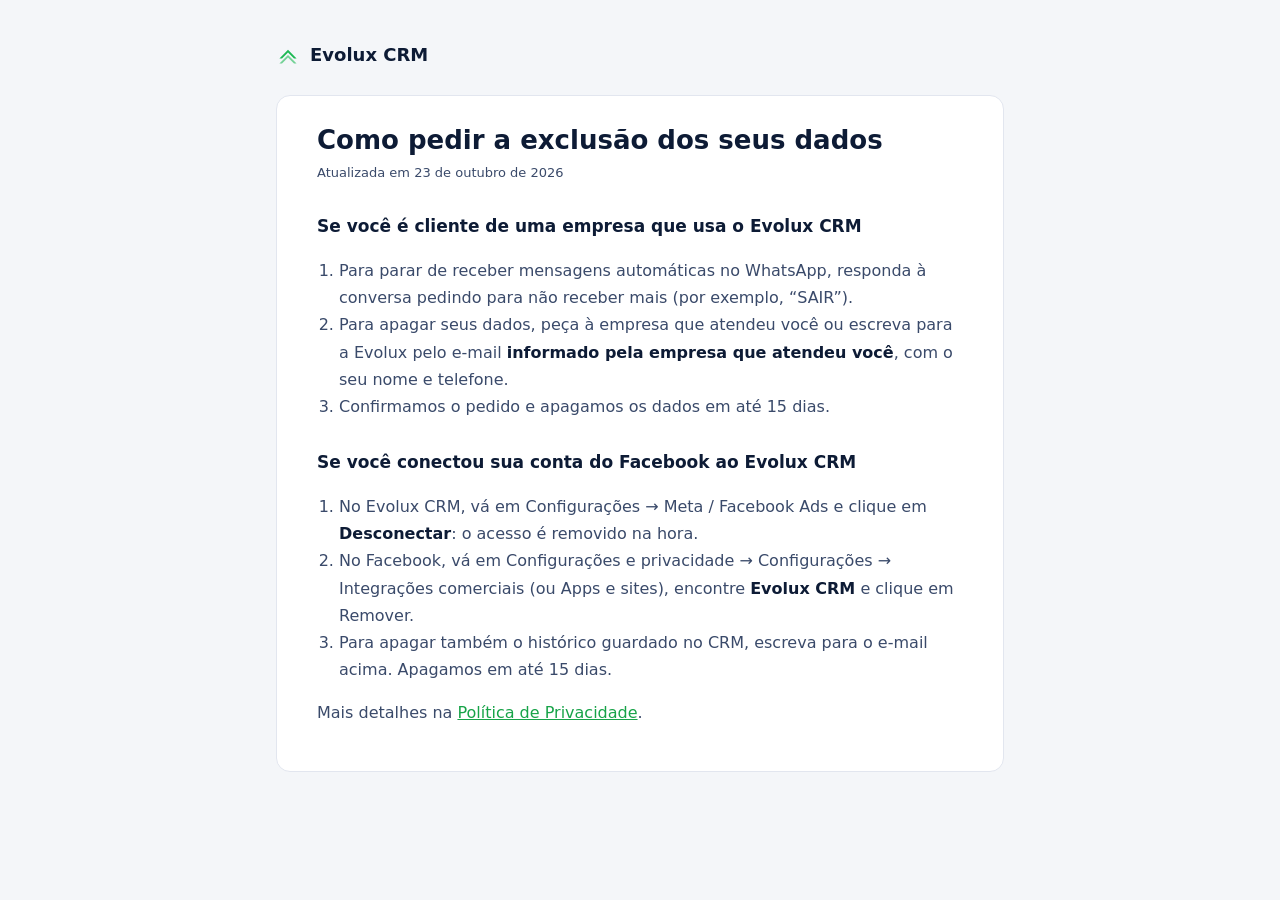
<file: exclusao-de-dados.html>
<!DOCTYPE html>
<html lang="pt-BR">
<head>
<meta charset="UTF-8">
<meta name="viewport" content="width=device-width, initial-scale=1.0">
<title>Exclusão de Dados — Evolux CRM</title>
<link rel="icon" type="image/png" href="favicon.png">
<style>
:root{--bg:#f4f6f9;--card:#ffffff;--tx:#0d1b35;--tm:#3a4a6a;--linha:#e2e6ef;--g:#17a348;color-scheme:light}
@media (prefers-color-scheme:dark){:root{--bg:#0a0f1a;--card:#111824;--tx:#e8f0ff;--tm:#9aa8c4;--linha:#1c2540;--g:#1db954;color-scheme:dark}}
*{box-sizing:border-box}
body{margin:0;background:var(--bg);color:var(--tx);font:16px/1.7 system-ui,-apple-system,"Segoe UI",Roboto,sans-serif}
main{max-width:760px;margin:0 auto;padding-block:40px 64px;padding-inline:16px}
.cab{display:flex;align-items:center;gap:10px;margin-bottom:24px;font-weight:800;font-size:18px}
article{background:var(--card);border:1px solid var(--linha);border-radius:14px;padding:28px clamp(18px,4vw,40px)}
h1{font-size:26px;line-height:1.25;margin:0 0 6px;text-wrap:balance}
h2{font-size:17px;margin:28px 0 6px}
p,li{color:var(--tm);max-width:68ch}
ol{padding-left:22px}
.data{font-size:13px;color:var(--tm);margin:0 0 18px}
a{color:var(--g)}
strong{color:var(--tx)}
</style>
</head>
<body>
<main>
  <div class="cab"><svg viewBox="0 0 56 56" width="24" height="24" aria-hidden="true"><polygon points="8,36 28,16 48,36 42,36 28,22 14,36" fill="#1db954"/><polygon points="8,48 28,28 48,48 42,48 28,34 14,48" fill="#1db954" opacity="0.6"/></svg>Evolux CRM</div>
  <article>
    <h1>Como pedir a exclusão dos seus dados</h1>
    <p class="data">Atualizada em 23 de outubro de 2026</p>

    <h2>Se você é cliente de uma empresa que usa o Evolux CRM</h2>
    <ol>
      <li>Para parar de receber mensagens automáticas no WhatsApp, responda à conversa pedindo para não receber mais (por exemplo, “SAIR”).</li>
      <li>Para apagar seus dados, peça à empresa que atendeu você ou escreva para a Evolux pelo e-mail <strong class="contato">informado pela empresa que atendeu você</strong>, com o seu nome e telefone.</li>
      <li>Confirmamos o pedido e apagamos os dados em até 15 dias.</li>
    </ol>

    <h2>Se você conectou sua conta do Facebook ao Evolux CRM</h2>
    <ol>
      <li>No Evolux CRM, vá em Configurações → Meta / Facebook Ads e clique em <strong>Desconectar</strong>: o acesso é removido na hora.</li>
      <li>No Facebook, vá em Configurações e privacidade → Configurações → Integrações comerciais (ou Apps e sites), encontre <strong>Evolux CRM</strong> e clique em Remover.</li>
      <li>Para apagar também o histórico guardado no CRM, escreva para o e-mail acima. Apagamos em até 15 dias.</li>
    </ol>

    <p>Mais detalhes na <a href="privacidade.html">Política de Privacidade</a>.</p>
  </article>
</main>
<script>
  // Mesmo e-mail da página de privacidade
  const EMAIL_CONTATO = '';
  if (EMAIL_CONTATO) document.querySelectorAll('.contato').forEach((c) => { c.textContent = EMAIL_CONTATO; });
</script>
</body>
</html>
</file>
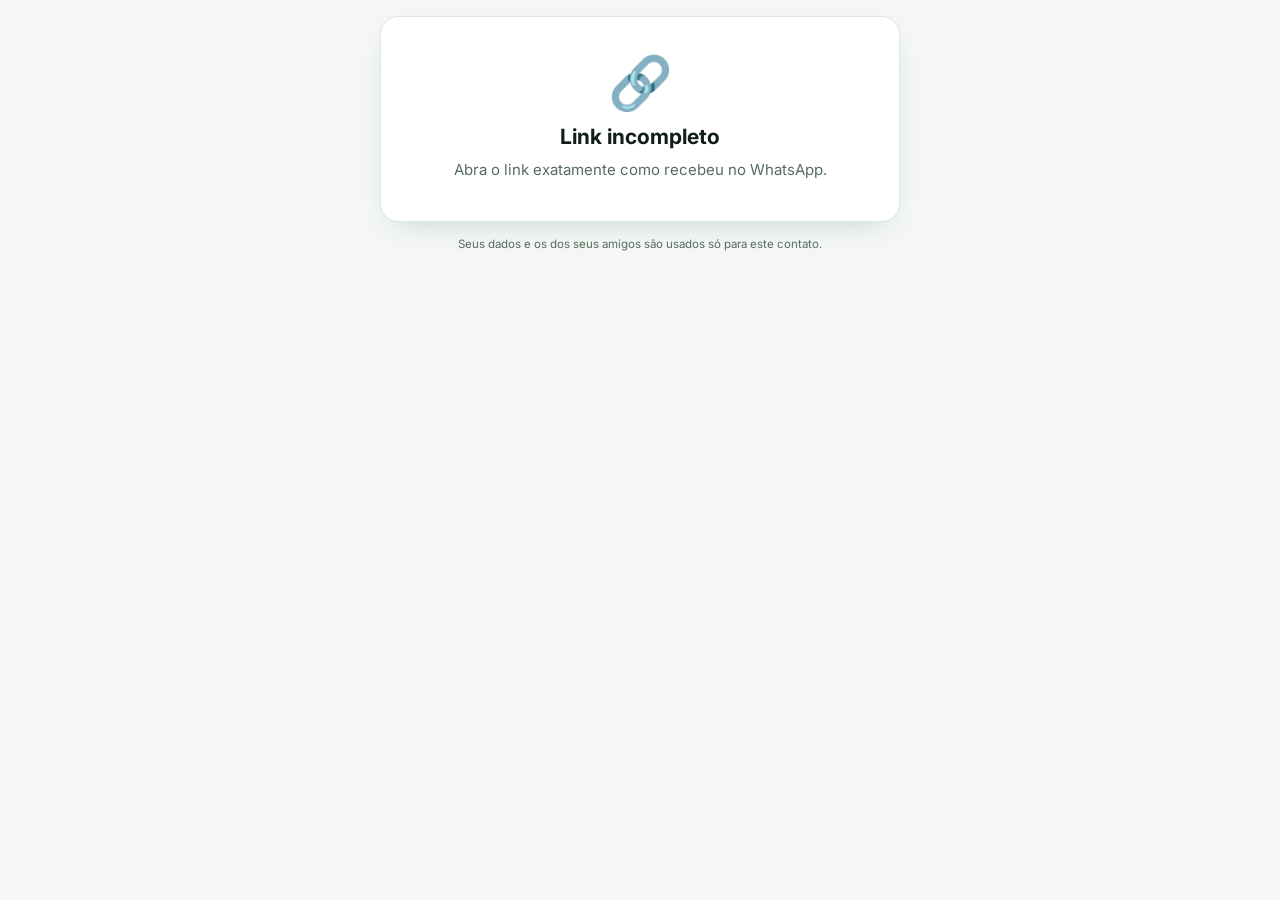
<file: indicar.html>
<!DOCTYPE html>
<html lang="pt-BR">
<head>
<meta charset="UTF-8">
<meta name="viewport" content="width=device-width, initial-scale=1.0, viewport-fit=cover">
<meta name="robots" content="noindex, nofollow">
<meta name="referrer" content="no-referrer">
<title>Indique seus amigos</title>
<meta property="og:title" content="Indique seus amigos e ganhe prêmios">
<meta property="og:description" content="PIX de R$ 100 a R$ 1.000, parcela paga, almoço VIP e muito mais.">
<link rel="icon" type="image/png" href="favicon.png">
<link rel="preconnect" href="https://fonts.googleapis.com">
<link rel="stylesheet" href="https://fonts.googleapis.com/css2?family=Inter:wght@400;500;600;700;800&display=swap">
<style>
:root{
  --g:#16a34a; --ge:#15803d; --gs:#f0fdf4; --gb:#dcfce7;
  --bg:#f4f7f5; --card:#ffffff; --bd:hsl(145 14% 88%);
  --tx:hsl(145 30% 9%); --tm:hsl(145 11% 38%); --in:#f8fbf9;
  --err:#dc2626; --err-bg:#fef2f2;
  --hero:linear-gradient(120deg,#0c4a26 0%,#128a40 55%,#22c55e 100%);
  color-scheme:light;
}
@media (prefers-color-scheme:dark){:root{
  --g:#22c55e; --ge:#4ade80; --gs:hsl(145 30% 11%); --gb:hsl(145 35% 16%);
  --bg:hsl(145 14% 5%); --card:hsl(145 14% 8%); --bd:hsl(145 11% 16%);
  --tx:hsl(145 10% 94%); --tm:hsl(145 8% 66%); --in:hsl(145 14% 10%);
  --err:#f87171; --err-bg:hsl(0 40% 12%);
  color-scheme:dark;
}}
*{box-sizing:border-box}
html,body{margin:0}
body{background:var(--bg);color:var(--tx);font:15px/1.5 Inter,system-ui,-apple-system,"Segoe UI",Roboto,sans-serif;-webkit-font-smoothing:antialiased;
  padding:max(16px,env(safe-area-inset-top)) max(16px,env(safe-area-inset-right)) max(24px,env(safe-area-inset-bottom)) max(16px,env(safe-area-inset-left))}
.wrap{max-width:520px;margin:0 auto}
.card{background:var(--card);border:1px solid var(--bd);border-radius:18px;overflow:hidden;box-shadow:0 10px 30px -18px rgba(12,74,38,.35)}
.hero{background:var(--hero);color:#fff;padding:26px 22px 22px;text-align:center}
.logo{height:46px;max-width:180px;object-fit:contain;background:#fff;border-radius:10px;padding:6px 10px;margin-bottom:12px}
.emp{font-size:12px;font-weight:700;letter-spacing:.08em;text-transform:uppercase;opacity:.85}
h1{font-size:24px;line-height:1.2;margin:6px 0 6px;font-weight:800;text-wrap:balance}
.hero p{margin:0;font-size:14.5px;opacity:.95}
.body{padding:20px 18px 22px;display:flex;flex-direction:column;gap:18px}
.lbl{font-size:11.5px;font-weight:700;letter-spacing:.06em;text-transform:uppercase;color:var(--tm)}
.pix{display:flex;align-items:center;gap:12px;background:var(--gs);border:1px solid var(--gb);border-radius:14px;padding:14px}
.pix-ic{font-size:28px;line-height:1}
.pix-t{font-size:13px;color:var(--tm)}
.pix-v{font-size:20px;font-weight:800;color:var(--g);line-height:1.15}
.premios{display:grid;grid-template-columns:repeat(3,minmax(0,1fr));gap:8px}
.pr{background:var(--in);border:1px solid var(--bd);border-radius:12px;padding:10px 6px;text-align:center}
.pr .e{font-size:20px;line-height:1}
.pr .n{font-size:11.5px;font-weight:700;margin-top:5px;line-height:1.25}
.amigos{display:flex;flex-direction:column;gap:10px}
.am{border:1px solid var(--bd);border-radius:14px;padding:12px;display:grid;grid-template-columns:1fr 1fr;gap:8px;position:relative}
.am .num{position:absolute;top:-9px;left:12px;background:var(--g);color:#fff;font-size:11px;font-weight:700;border-radius:999px;padding:1px 8px}
.am input,.am select{width:100%;min-width:0;font:inherit;font-size:15px;color:var(--tx);background:var(--in);border:1px solid var(--bd);border-radius:10px;padding:11px 12px}
.am input:focus,.am select:focus{outline:none;border-color:var(--g);box-shadow:0 0 0 3px color-mix(in srgb,var(--g) 18%,transparent)}
.am .full{grid-column:1/-1}
.am.erro input.bad{border-color:var(--err);background:var(--err-bg)}
.btn{appearance:none;border:0;width:100%;background:var(--g);color:#fff;font:inherit;font-size:16px;font-weight:700;border-radius:14px;padding:15px;cursor:pointer;display:flex;align-items:center;justify-content:center;gap:8px}
.btn:disabled{opacity:.6;cursor:default}
.msg{font-size:13.5px;color:var(--err);background:var(--err-bg);border-radius:10px;padding:10px 12px}
.nota{font-size:12px;color:var(--tm);text-align:center;margin:0}
.estado{padding:40px 22px;text-align:center}
.estado .big{font-size:52px;line-height:1}
.estado h2{font-size:21px;margin:12px 0 6px;text-wrap:balance}
.estado p{color:var(--tm);margin:0}
.rod{font-size:11.5px;color:var(--tm);text-align:center;margin-top:14px}
.load{display:inline-block;width:18px;height:18px;border:2.5px solid currentColor;border-right-color:transparent;border-radius:50%;animation:g .8s linear infinite}
@keyframes g{to{transform:rotate(360deg)}}
@media (max-width:440px){.am{grid-template-columns:1fr}}
@media (max-width:340px){.premios{grid-template-columns:repeat(2,minmax(0,1fr))}}
</style>
</head>
<body>
<div class="wrap">
  <div class="card" id="app">
    <div class="estado"><span class="load" style="color:var(--g)"></span></div>
  </div>
  <div class="rod">Seus dados e os dos seus amigos são usados só para este contato.</div>
</div>

<script>
(function(){
  // Chave pública do Supabase (feita para ficar no navegador; o acesso é limitado pelas regras do banco)
  var SB_URL='https://uekeeutycmqsswrhspwv.supabase.co';
  var SB_KEY='sb_publishable_nJ-BnFkD8sG8mv4f7Uc-Uw_v87ZOIl9';
  var INTERESSES=['Carro','Imóvel','Moto','Caminhão','Investir','Reforma','Negócio','Outro'];
  var PREMIOS=[['📋','Próxima parcela paga'],['🍽️','Almoço VIP'],['🎁','Sorteio mensal'],['⭐','Bônus duplo'],['💳','Crédito na próxima carta'],['🎉','Experiência VIP']];
  var app=document.getElementById('app');
  var token=(new URLSearchParams(location.search).get('c')||'').toLowerCase().replace(/[^a-z0-9]/g,'');
  var info=null;

  function esc(s){return String(s==null?'':s).replace(/[&<>"']/g,function(c){return {'&':'&amp;','<':'&lt;','>':'&gt;','"':'&quot;',"'":'&#39;'}[c];});}
  function rpc(nome,params){
    return fetch(SB_URL+'/rest/v1/rpc/'+nome,{method:'POST',headers:{'apikey':SB_KEY,'Content-Type':'application/json'},body:JSON.stringify(params)})
      .then(function(r){if(!r.ok) throw new Error('http '+r.status); return r.json();});
  }
  function estado(emoji,tit,txt){app.innerHTML='<div class="estado"><div class="big">'+emoji+'</div><h2>'+esc(tit)+'</h2><p>'+esc(txt)+'</p></div>';}
  function maskTel(el){
    var d=el.value.replace(/\D/g,'').slice(0,11);
    el.value=d.length>6?'('+d.slice(0,2)+') '+d.slice(2,d.length-4)+'-'+d.slice(-4):d.length>2?'('+d.slice(0,2)+') '+d.slice(2):d;
  }

  function render(){
    var n=Math.max(0,Math.min(5,info.restantes||0));
    var opts='<option value="">O que ele quer?</option>'+INTERESSES.map(function(i){return '<option>'+i+'</option>';}).join('');
    var linhas='';
    for(var i=0;i<n;i++){
      linhas+='<div class="am" data-i="'+i+'"><span class="num">Amigo '+(i+1)+'</span>'+
        '<input class="full" name="nome" placeholder="Nome do amigo" autocomplete="off" maxlength="80">'+
        '<input name="tel" type="tel" inputmode="numeric" placeholder="WhatsApp com DDD" autocomplete="off">'+
        '<select name="int" aria-label="O que ele quer conquistar">'+opts+'</select></div>';
    }
    app.innerHTML=
      '<div class="hero">'+
        (info.logo?'<img class="logo" src="'+esc(info.logo)+'" alt="" onerror="this.remove()"><br>':'')+
        (info.empresa?'<div class="emp">'+esc(info.empresa)+'</div>':'')+
        '<h1>'+(info.nome?esc(info.nome)+', indique seus amigos!':'Indique seus amigos!')+'</h1>'+
        '<p>Conhece alguém que quer comprar carro, imóvel, moto ou investir? Se um deles fechar, você ganha.</p>'+
      '</div>'+
      '<div class="body">'+
        '<div class="pix"><div class="pix-ic">💵</div><div><div class="pix-t">Prêmio em dinheiro</div><div class="pix-v">PIX de R$ 100 a R$ 1.000</div></div></div>'+
        '<div><div class="lbl" style="margin-bottom:8px">E ainda pode ganhar</div><div class="premios">'+
          PREMIOS.map(function(p){return '<div class="pr"><div class="e">'+p[0]+'</div><div class="n">'+esc(p[1])+'</div></div>';}).join('')+
        '</div></div>'+
        '<div><div class="lbl" style="margin-bottom:14px">Seus amigos (até '+n+')</div><form class="amigos" id="f" novalidate>'+linhas+
          '<div id="msg"></div>'+
          '<button class="btn" type="submit" id="enviar">Enviar indicações</button>'+
        '</form></div>'+
        '<p class="nota">O prêmio vale quando o indicado fecha negócio. Seu consultor te avisa.</p>'+
      '</div>';
    app.querySelectorAll('input[name=tel]').forEach(function(el){el.addEventListener('input',function(){maskTel(el);});});
    document.getElementById('f').addEventListener('submit',enviar);
  }

  function enviar(ev){
    ev.preventDefault();
    var msg=document.getElementById('msg'); msg.innerHTML='';
    var amigos=[], erro=false;
    app.querySelectorAll('.am').forEach(function(row){
      row.classList.remove('erro');
      var nome=row.querySelector('[name=nome]'), tel=row.querySelector('[name=tel]'), it=row.querySelector('[name=int]');
      nome.classList.remove('bad'); tel.classList.remove('bad');
      var vn=nome.value.trim(), vt=tel.value.replace(/\D/g,'');
      if(!vn&&!vt) return;
      var ok=true;
      if(vn.length<2){nome.classList.add('bad');ok=false;}
      if(vt.length<10||vt.length>11){tel.classList.add('bad');ok=false;}
      if(!ok){row.classList.add('erro');erro=true;return;}
      amigos.push({nome:vn,telefone:vt,interesse:it.value||'Outro'});
    });
    if(erro){msg.innerHTML='<div class="msg">Confira o nome e o WhatsApp com DDD dos amigos marcados.</div>';return;}
    if(!amigos.length){msg.innerHTML='<div class="msg">Preencha pelo menos um amigo.</div>';return;}
    var b=document.getElementById('enviar'); b.disabled=true; b.innerHTML='<span class="load"></span> Enviando…';
    rpc('ind_publico_enviar',{p_token:token,p_amigos:amigos}).then(function(r){
      if(r&&r.ok&&r.recebidos>0){
        estado('🎉','Indicações enviadas!','Obrigado! Vamos falar com '+(r.recebidos>1?'seus amigos':'seu amigo')+' em breve. Se fechar, você ganha o prêmio.');
      }else if(r&&r.ok){
        b.disabled=false; b.textContent='Enviar indicações';
        msg.innerHTML='<div class="msg">Esses amigos já tinham sido indicados por você.</div>';
      }else if(r&&r.motivo==='limite'){
        estado('✅','Você já indicou o máximo','Obrigado pelas indicações! Seu consultor vai te avisar quando alguém fechar.');
      }else{
        estado('🔗','Link indisponível','Peça um novo link para o seu consultor.');
      }
    }).catch(function(){
      b.disabled=false; b.textContent='Enviar indicações';
      msg.innerHTML='<div class="msg">Não consegui enviar agora. Verifique sua internet e tente de novo.</div>';
    });
  }

  if(!token){estado('🔗','Link incompleto','Abra o link exatamente como recebeu no WhatsApp.');return;}
  rpc('ind_publico_info',{p_token:token}).then(function(r){
    if(!r||!r.ok){estado('🔗','Link indisponível','Este link não está mais ativo. Peça um novo para o seu consultor.');return;}
    info=r;
    if(!r.restantes){estado('✅','Você já indicou o máximo','Obrigado pelas indicações! Seu consultor vai te avisar quando alguém fechar.');return;}
    render();
  }).catch(function(){estado('📶','Sem conexão','Não consegui abrir agora. Verifique sua internet e recarregue a página.');});
})();
</script>
</body>
</html>
</file>
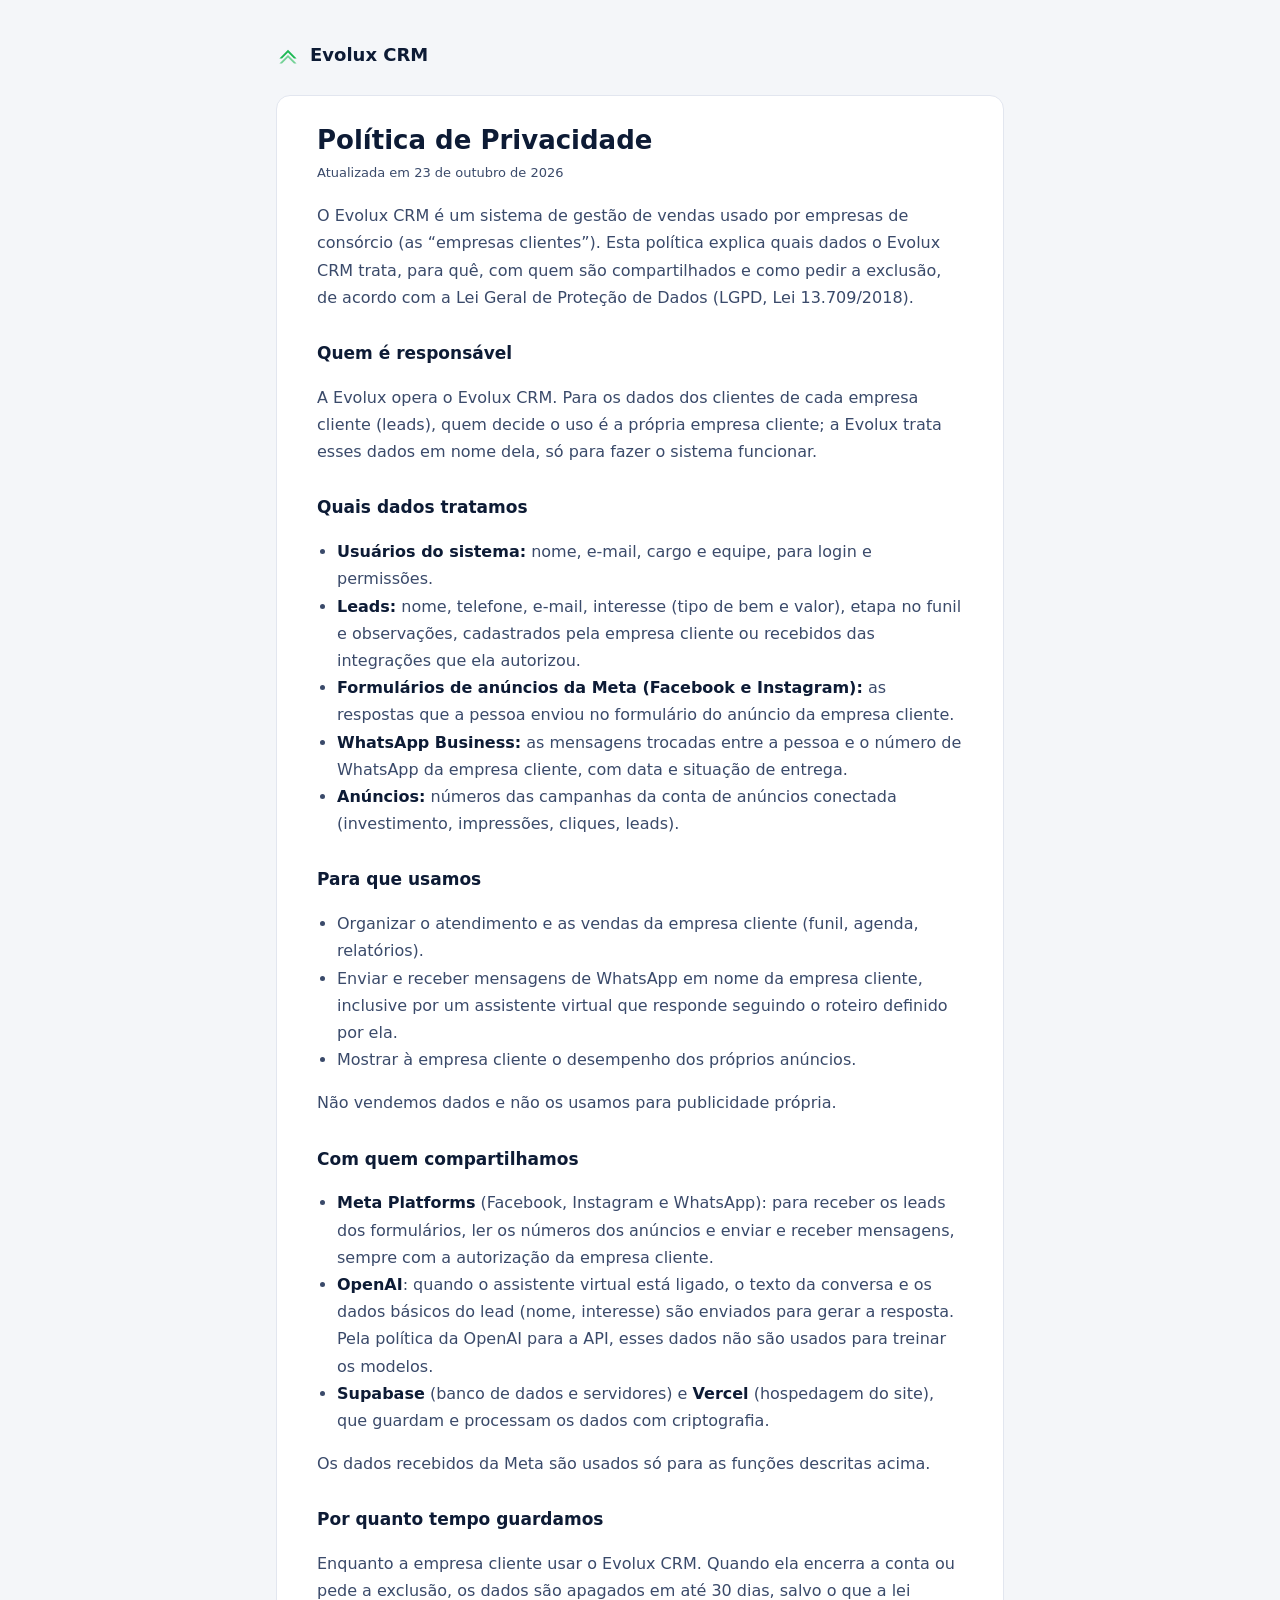
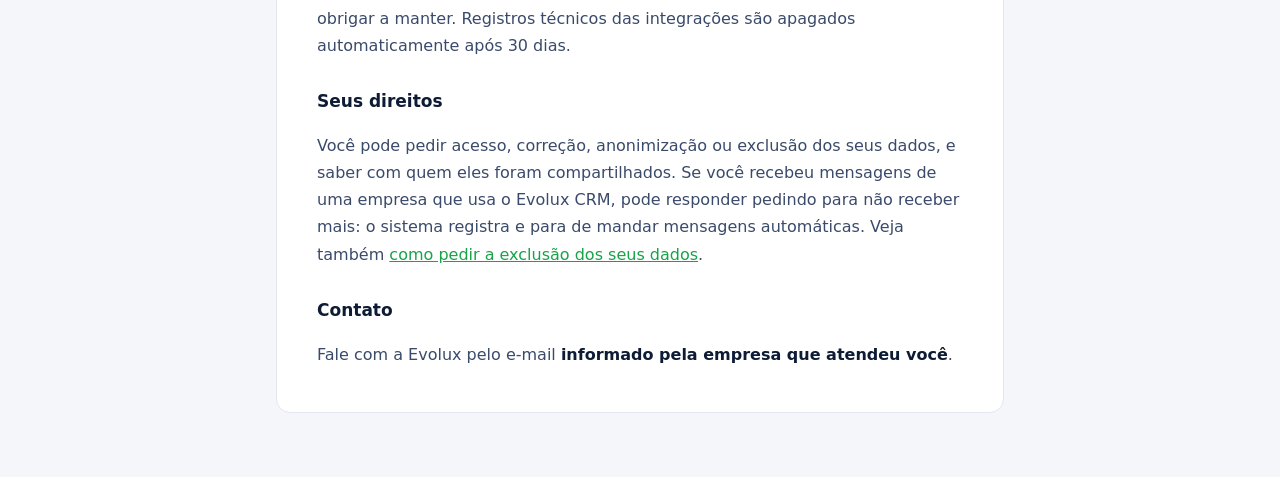
<file: privacidade.html>
<!DOCTYPE html>
<html lang="pt-BR">
<head>
<meta charset="UTF-8">
<meta name="viewport" content="width=device-width, initial-scale=1.0">
<title>Política de Privacidade — Evolux CRM</title>
<link rel="icon" type="image/png" href="favicon.png">
<style>
:root{--bg:#f4f6f9;--card:#ffffff;--tx:#0d1b35;--tm:#3a4a6a;--linha:#e2e6ef;--g:#17a348;color-scheme:light}
@media (prefers-color-scheme:dark){:root{--bg:#0a0f1a;--card:#111824;--tx:#e8f0ff;--tm:#9aa8c4;--linha:#1c2540;--g:#1db954;color-scheme:dark}}
*{box-sizing:border-box}
body{margin:0;background:var(--bg);color:var(--tx);font:16px/1.7 system-ui,-apple-system,"Segoe UI",Roboto,sans-serif}
main{max-width:760px;margin:0 auto;padding-block:40px 64px;padding-inline:16px}
.cab{display:flex;align-items:center;gap:10px;margin-bottom:24px;font-weight:800;font-size:18px}
.cab svg{flex-shrink:0}
article{background:var(--card);border:1px solid var(--linha);border-radius:14px;padding:28px clamp(18px,4vw,40px)}
h1{font-size:26px;line-height:1.25;margin:0 0 6px;text-wrap:balance}
h2{font-size:17px;margin:28px 0 6px}
p,li{color:var(--tm);max-width:68ch}
ul{padding-left:20px}
.data{font-size:13px;color:var(--tm);margin:0 0 18px}
a{color:var(--g)}
strong{color:var(--tx)}
</style>
</head>
<body>
<main>
  <div class="cab"><svg viewBox="0 0 56 56" width="24" height="24" aria-hidden="true"><polygon points="8,36 28,16 48,36 42,36 28,22 14,36" fill="#1db954"/><polygon points="8,48 28,28 48,48 42,48 28,34 14,48" fill="#1db954" opacity="0.6"/></svg>Evolux CRM</div>
  <article>
    <h1>Política de Privacidade</h1>
    <p class="data">Atualizada em 23 de outubro de 2026</p>

    <p>O Evolux CRM é um sistema de gestão de vendas usado por empresas de consórcio (as “empresas clientes”). Esta política explica quais dados o Evolux CRM trata, para quê, com quem são compartilhados e como pedir a exclusão, de acordo com a Lei Geral de Proteção de Dados (LGPD, Lei 13.709/2018).</p>

    <h2>Quem é responsável</h2>
    <p>A Evolux opera o Evolux CRM. Para os dados dos clientes de cada empresa cliente (leads), quem decide o uso é a própria empresa cliente; a Evolux trata esses dados em nome dela, só para fazer o sistema funcionar.</p>

    <h2>Quais dados tratamos</h2>
    <ul>
      <li><strong>Usuários do sistema:</strong> nome, e-mail, cargo e equipe, para login e permissões.</li>
      <li><strong>Leads:</strong> nome, telefone, e-mail, interesse (tipo de bem e valor), etapa no funil e observações, cadastrados pela empresa cliente ou recebidos das integrações que ela autorizou.</li>
      <li><strong>Formulários de anúncios da Meta (Facebook e Instagram):</strong> as respostas que a pessoa enviou no formulário do anúncio da empresa cliente.</li>
      <li><strong>WhatsApp Business:</strong> as mensagens trocadas entre a pessoa e o número de WhatsApp da empresa cliente, com data e situação de entrega.</li>
      <li><strong>Anúncios:</strong> números das campanhas da conta de anúncios conectada (investimento, impressões, cliques, leads).</li>
    </ul>

    <h2>Para que usamos</h2>
    <ul>
      <li>Organizar o atendimento e as vendas da empresa cliente (funil, agenda, relatórios).</li>
      <li>Enviar e receber mensagens de WhatsApp em nome da empresa cliente, inclusive por um assistente virtual que responde seguindo o roteiro definido por ela.</li>
      <li>Mostrar à empresa cliente o desempenho dos próprios anúncios.</li>
    </ul>
    <p>Não vendemos dados e não os usamos para publicidade própria.</p>

    <h2>Com quem compartilhamos</h2>
    <ul>
      <li><strong>Meta Platforms</strong> (Facebook, Instagram e WhatsApp): para receber os leads dos formulários, ler os números dos anúncios e enviar e receber mensagens, sempre com a autorização da empresa cliente.</li>
      <li><strong>OpenAI</strong>: quando o assistente virtual está ligado, o texto da conversa e os dados básicos do lead (nome, interesse) são enviados para gerar a resposta. Pela política da OpenAI para a API, esses dados não são usados para treinar os modelos.</li>
      <li><strong>Supabase</strong> (banco de dados e servidores) e <strong>Vercel</strong> (hospedagem do site), que guardam e processam os dados com criptografia.</li>
    </ul>
    <p>Os dados recebidos da Meta são usados só para as funções descritas acima.</p>

    <h2>Por quanto tempo guardamos</h2>
    <p>Enquanto a empresa cliente usar o Evolux CRM. Quando ela encerra a conta ou pede a exclusão, os dados são apagados em até 30 dias, salvo o que a lei obrigar a manter. Registros técnicos das integrações são apagados automaticamente após 30 dias.</p>

    <h2>Seus direitos</h2>
    <p>Você pode pedir acesso, correção, anonimização ou exclusão dos seus dados, e saber com quem eles foram compartilhados. Se você recebeu mensagens de uma empresa que usa o Evolux CRM, pode responder pedindo para não receber mais: o sistema registra e para de mandar mensagens automáticas. Veja também <a href="exclusao-de-dados.html">como pedir a exclusão dos seus dados</a>.</p>

    <h2>Contato</h2>
    <p>Fale com a Evolux pelo e-mail <strong id="contato">informado pela empresa que atendeu você</strong>.</p>
  </article>
</main>
<script>
  // E-mail de contato da Evolux exibido nas páginas de privacidade
  const EMAIL_CONTATO = '';
  if (EMAIL_CONTATO) { const c = document.getElementById('contato'); c.textContent = EMAIL_CONTATO; }
</script>
</body>
</html>
</file>
